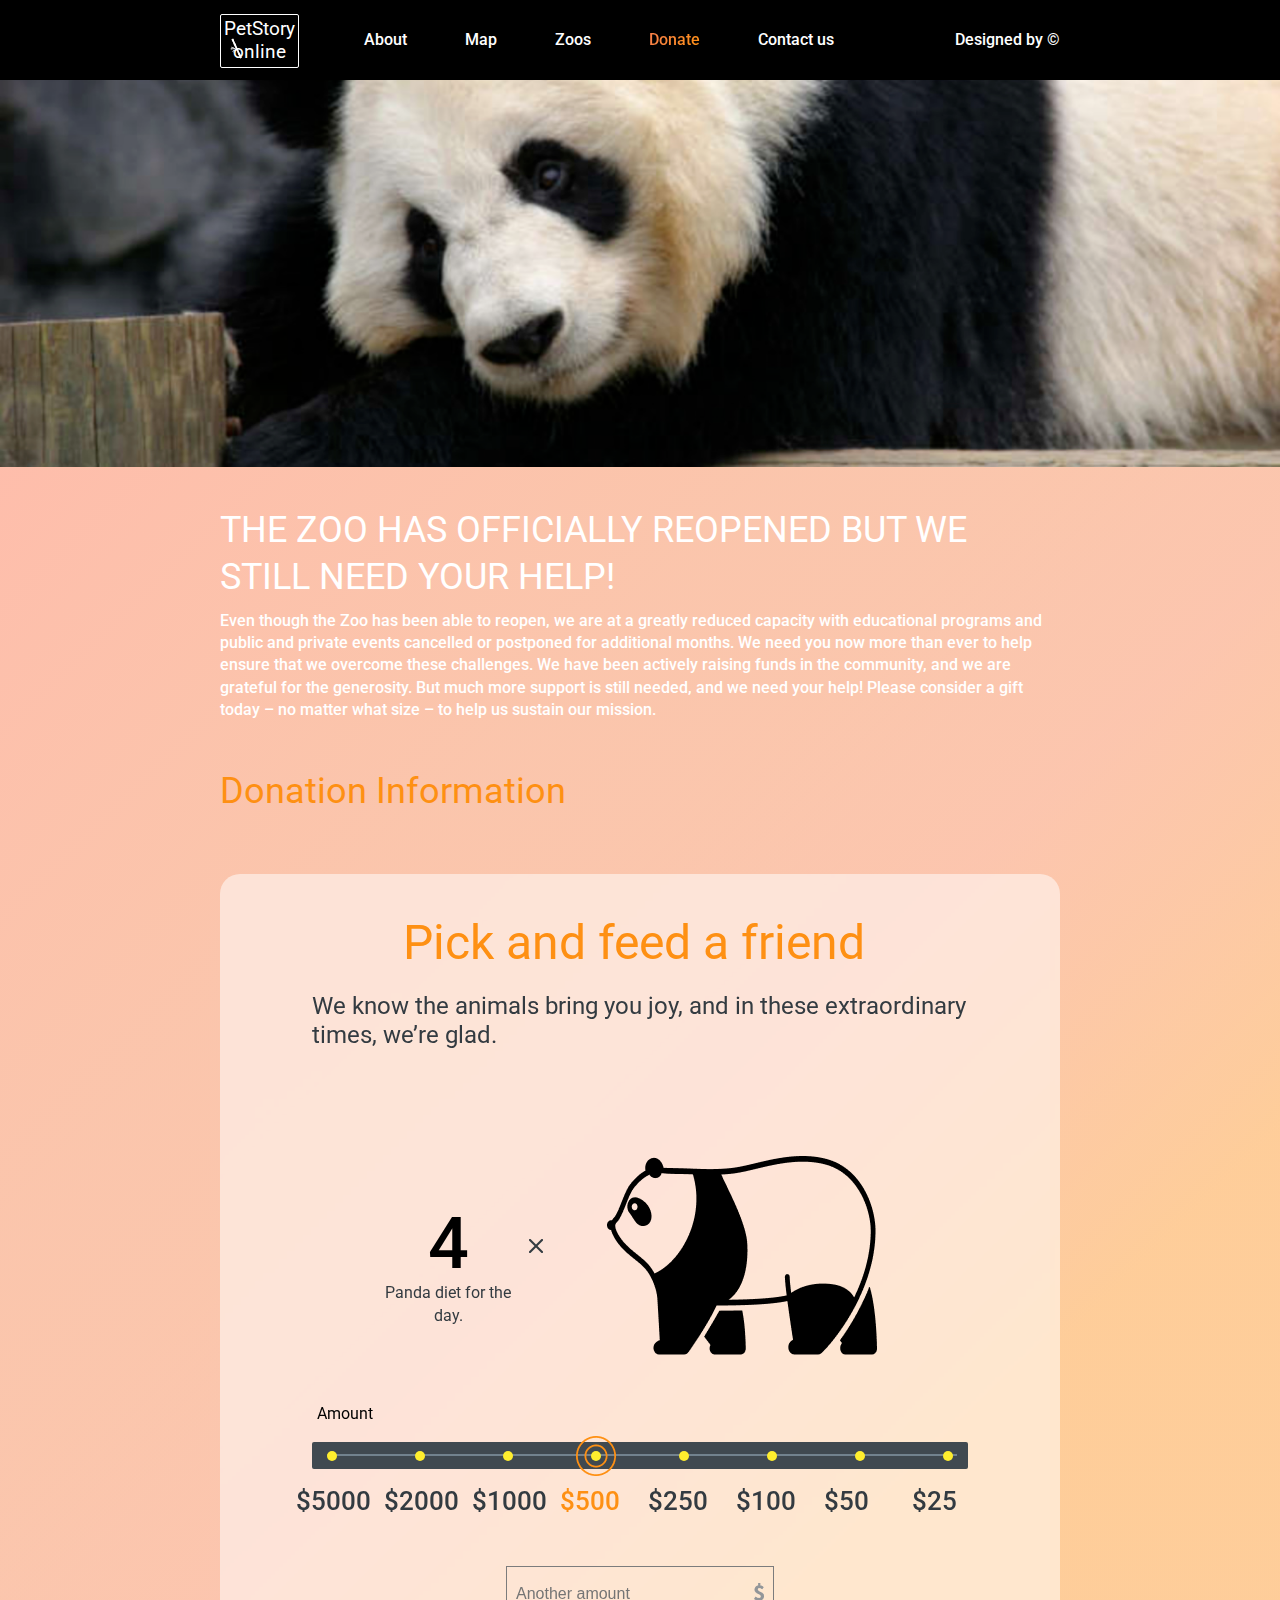
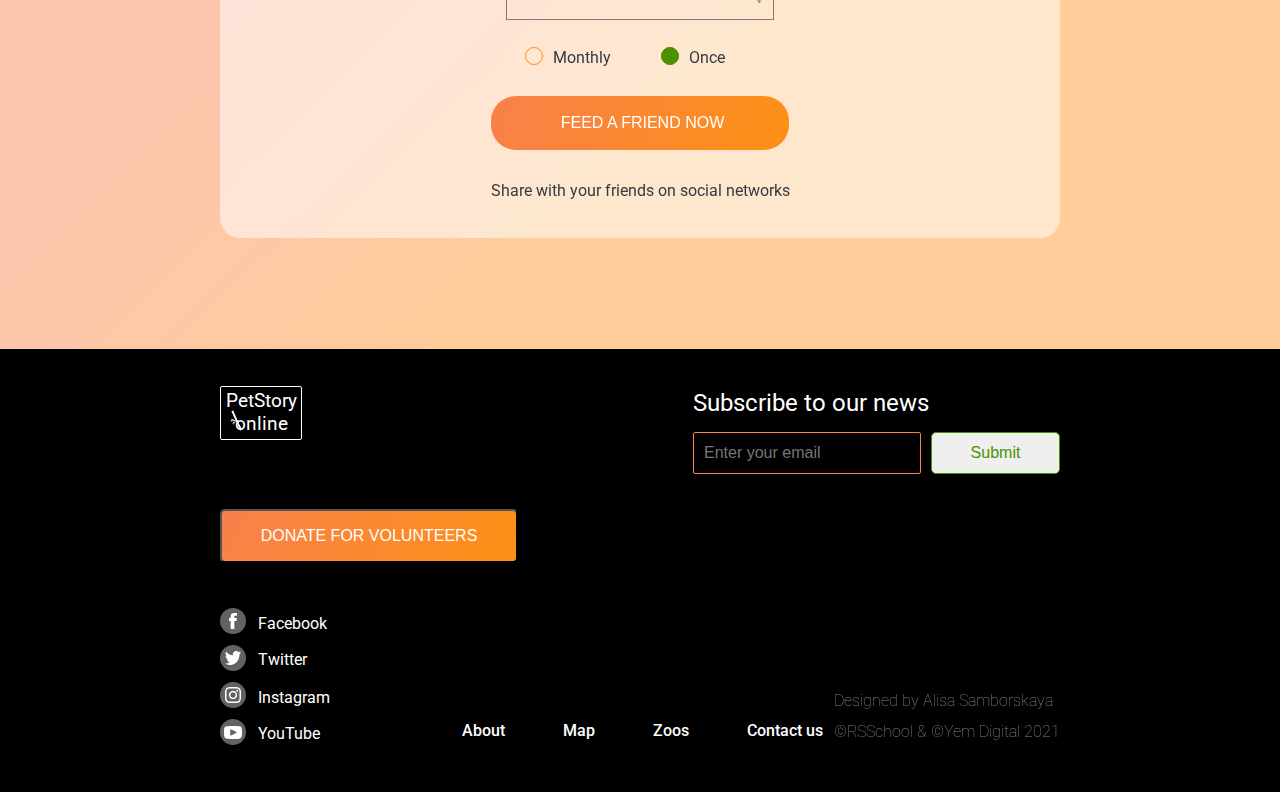
<file: online-zoo/pages/donate/index.html>
<!DOCTYPE html>
<html lang="en">
<head>
    <meta charset="UTF-8">
    <meta http-equiv="X-UA-Compatible" content="IE=edge">
    <meta name="viewport" content="width=device-width, initial-scale=1.0">
    <link rel="shortcut icon" href="../../imgs/crow.png" type="image/x-icon">
    <link rel="stylesheet" href="https://necolas.github.io/normalize.css/latest/normalize.css">
    <link rel="preconnect" href="https://fonts.googleapis.com">
    <link rel="preconnect" href="https://fonts.gstatic.com" crossorigin>
    <link href="https://fonts.googleapis.com/css2?family=Roboto:wght@300;400;500;700&display=swap" rel="stylesheet">
    <link rel="stylesheet" href="style.css">
    <title>Online-zoo-donate</title>
</head>
<body>
    <header>
        <div class="wrapper header-wrapper">
                <a class="logo" href="../main/index.html">
                    <h1 class="logo-text">PetStory online</h1>
                    <img class="logo-image" src="../../imgs/bamboo.svg" alt="">
                </a>
            <nav class="header-navigation">
                <ul class="navigation-list">
                    <li class="navigation-item">
                        <a href="../main/index.html" class="header-link ">About</a>
                    </li>
                    <li class="navigation-item">
                        <a href="#" class="header-link">Map</a>
                    </li>
                    <li class="navigation-item">
                        <a href="#" class="header-link">Zoos</a>
                    </li>
                    <li class="navigation-item link-active">
                        <a href="./index.html" class="header-link">Donate</a>
                    </li>
                    <li class="navigation-item">
                        <a href="#" class="header-link">Contact us</a>
                    </li>
                </ul>
                <div class="navigation-item-last">
                    <a target=blank href="https://www.figma.com/file/ypzT9idgAILaSRVRmDAJxn/online-zoo-3-weeks?node-id=126%3A0" class="header-link">Designed by ©</a>
                </div>
            </nav>
        </div>
    </header>
    <main>
        <section class="panda-pic"> </section>
        <section class="main-donate">
            <div class="main-donate-wrapper">
                <h3 class="main-title">THE ZOO HAS OFFICIALLY REOPENED BUT WE STILL NEED YOUR HELP!</h3>
                <p class="main-text">Even though the Zoo has been able to reopen, we are at a greatly reduced capacity with educational programs and public and private events cancelled or postponed for additional months. We need you now more than ever to help ensure that we overcome these challenges. We have been actively raising funds in the community, and we are grateful for the generosity.  But much more support is still needed, and we need your help! Please consider a gift today – no matter what size – to help us sustain our mission.</p>
                <h3 class="donation-info">Donation Information</h3>
                <div class="main-donate-inner">
                    <div class="inner-wrapper">
                        <h2 class="inner-title">Pick and feed a friend</h2>
                        <p class="inner-text">We know the animals bring you joy, and in these extraordinary times, we’re glad.</p>
                        <div class="panda-diet">
                            <div class="first-multiplier">
                                <p class="diet-amount">4</p>
                                <p class="diet-desc">Panda diet for the day.</p>
                            </div>
                            <img class="multiplier" src="../../imgs/x_icon.png" alt="multiplier sign">
                            <img class="donate-panda" src="../../imgs/panda_widget1.png" alt="panda">
                        </div>
                        <form class="donate-form">
                            <div class="donate-bar">
                                <p class="amount">Amount</p>
                                <div class="donate-select-bar">
                                    <div class="amount-selector-wrapper">
                                        <div class="amount-selector">
                                        <input class="selector-radio" type="radio" id="$5000" name="donate-amount" value="5000">
                                        <label class="selector-label" for="$5000">$5000</label>
                                    </div>
                                <div class="amount-selector">
                                    <input class="selector-radio" type="radio" id="$2000" name="donate-amount" value="2000">
                                    <label class="selector-label" for="$2000">$2000</label>
                                </div>
                                <div class="amount-selector">
                                    <input class="selector-radio" type="radio" id="$1000" name="donate-amount" value="1000">
                                    <label class="selector-label" for="$1000">$1000</label>
                                </div>
                                <div class="amount-selector">
                                    <input class="selector-radio" type="radio" id="$500" name="donate-amount" value="500" checked="checked">
                                    <label class="selector-label" for="$500">$500</label>
                                </div>
                                <div class="amount-selector">
                                    <input class="selector-radio" type="radio" id="$250" name="donate-amount" value="250">
                                    <label class="selector-label" for="$250">$250</label>
                                </div>
                                <div class="amount-selector">
                                    <input class="selector-radio" type="radio" id="$100" name="donate-amount" value="100">
                                    <label class="selector-label" for="$100">$100</label>
                                </div>
                                <div class="amount-selector">
                                    <input class="selector-radio" type="radio" id="$50" name="donate-amount" value="50">
                                    <label class="selector-label" for="$50">$50</label>
                                </div>
                                <div class="amount-selector">
                                    <input class="selector-radio" type="radio" id="$25" name="donate-amount" value="25">
                                    <label class="selector-label" for="$25">$25</label>
                                </div>
                            </div>
                                    </div>
                                    
                        </div>
                        <div class="amount-input">
                            <input class="amount-dollar" type="number" maxlength="4" placeholder="Another amount">
                        </div>
                        <div class="donate-frequency">
                            <div class="frequency-option">
                                <input class="frequency-input" type="radio" id="monthly" name="frequency">
                                <label class="frequency-label" for="monthly">Monthly</label>
                            </div>
                            <div class="frequency-option">
                                <input class="frequency-input" type="radio" id="once" name="frequency" checked="checked">
                                <label class="frequency-label" for="once">Once</label>
                            </div>
                        </div>
                        <div class="feed-btn">
                         <button class="feed-a-friend"><a class="feed-btn-link" href="./index.html">Feed a friend now</a></button>
                        </div>
                        </form>
                        <p class="share">Share with your friends on social networks</p>
                    </div>
                </div>
            </div>
        </section>
    </main>
    <footer>
        <div class="wrapper">
            <div class="footer-top">
                <div class="footer-logo">
                 <a class="logo" href="#">
                 <p class="logo-text">PetStory online</p>
                 <img class="logo-image" src="../../imgs/bamboo.svg" alt="">
             </a>
                </div>
                <form class="subscribe">
                    <p class="subscribe-subtitle">Subscribe to our news</p>
                    <input class="subscribe-input" type="email" placeholder="Enter your email" required>
                    <button class="subscribe-button" type="submit">Submit</button>
                </form>
            </div>
            <div class="donate-button">
                    <button class="footer-donate-button"><a class="donate-link" href="../donate/index.html">donate for volunteers</a></button>
             </div>
                <div class="footer-bottom">
                    <div class=social-media>
                    <ul class="sm-list">
                     <li class="sm-item">
                         <a class="sm-link" href="https://facebook.com/">
                             <span class="sm-icon">
                                 <span class="icon icon-facebook"></span>
                             </span>
                             <span>Facebook</span>
                         </a>
                     </li>
                     <li class="sm-item">
                         <a class="sm-link" href="https://twitter.com/">
                             <span class="sm-icon">
                                 <span class="icon icon-twitter"></span>
                             </span>
                             <span>Twitter</span>
                         </a>
                     </li>
                     <li class="sm-item">
                         <a class="sm-link" href="https://www.instagram.com/">
                             <span class="sm-icon">
                                 <span class="icon icon-instagram"></span>
                             </span>
                             <span>Instagram</span>
                         </a>
                     </li>
                     <li class="sm-item">
                         <a class="sm-link" href="https://www.youtube.com/">
                             <span class="sm-icon">
                                 <span class="icon icon-youtube"></span>
                             </span>
                             <span>YouTube</span>
                         </a>
                     </li>
                 </ul>
                </div>
                <div class="footer-nav">
                    <nav class="header-navigation">
                 <ul class="navigation-list">
                     <li class="navigation-item">
                         <a href="../main/index.html" class="header-link">About</a>
                     </li>
                     <li class="navigation-item">
                         <a href="#" class="header-link">Map</a>
                     </li>
                     <li class="navigation-item">
                         <a href="#" class="header-link">Zoos</a>
                     </li>
                     <li class="navigation-item">
                         <a href="#" class="header-link">Contact us</a>
                     </li>
                 </ul>
             </nav>
                </div>
                <div class="designed-by">
                    <p>Designed by Alisa Samborskaya</p>
                    <p>©RSSchool & ©Yem Digital 2021</p>
                </div>
        </div>
    </footer>
</body>
</html>
</file>
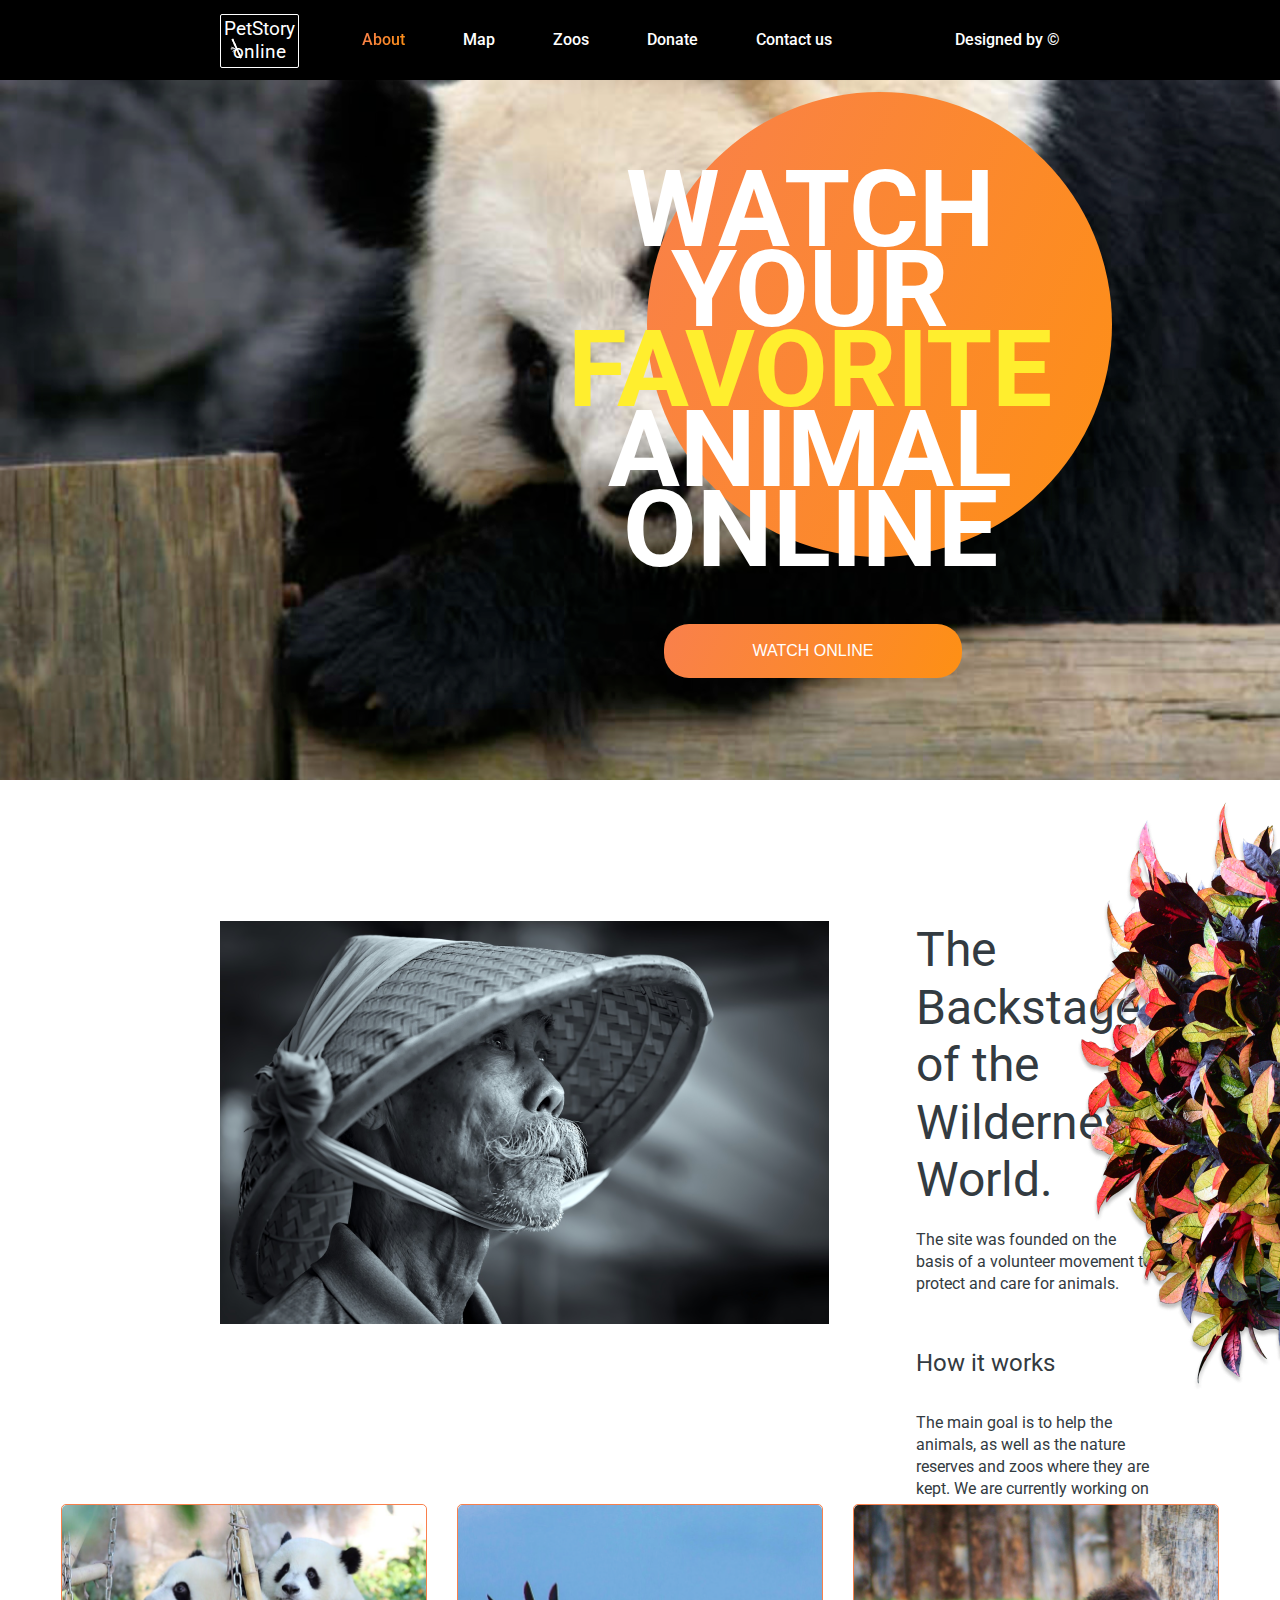
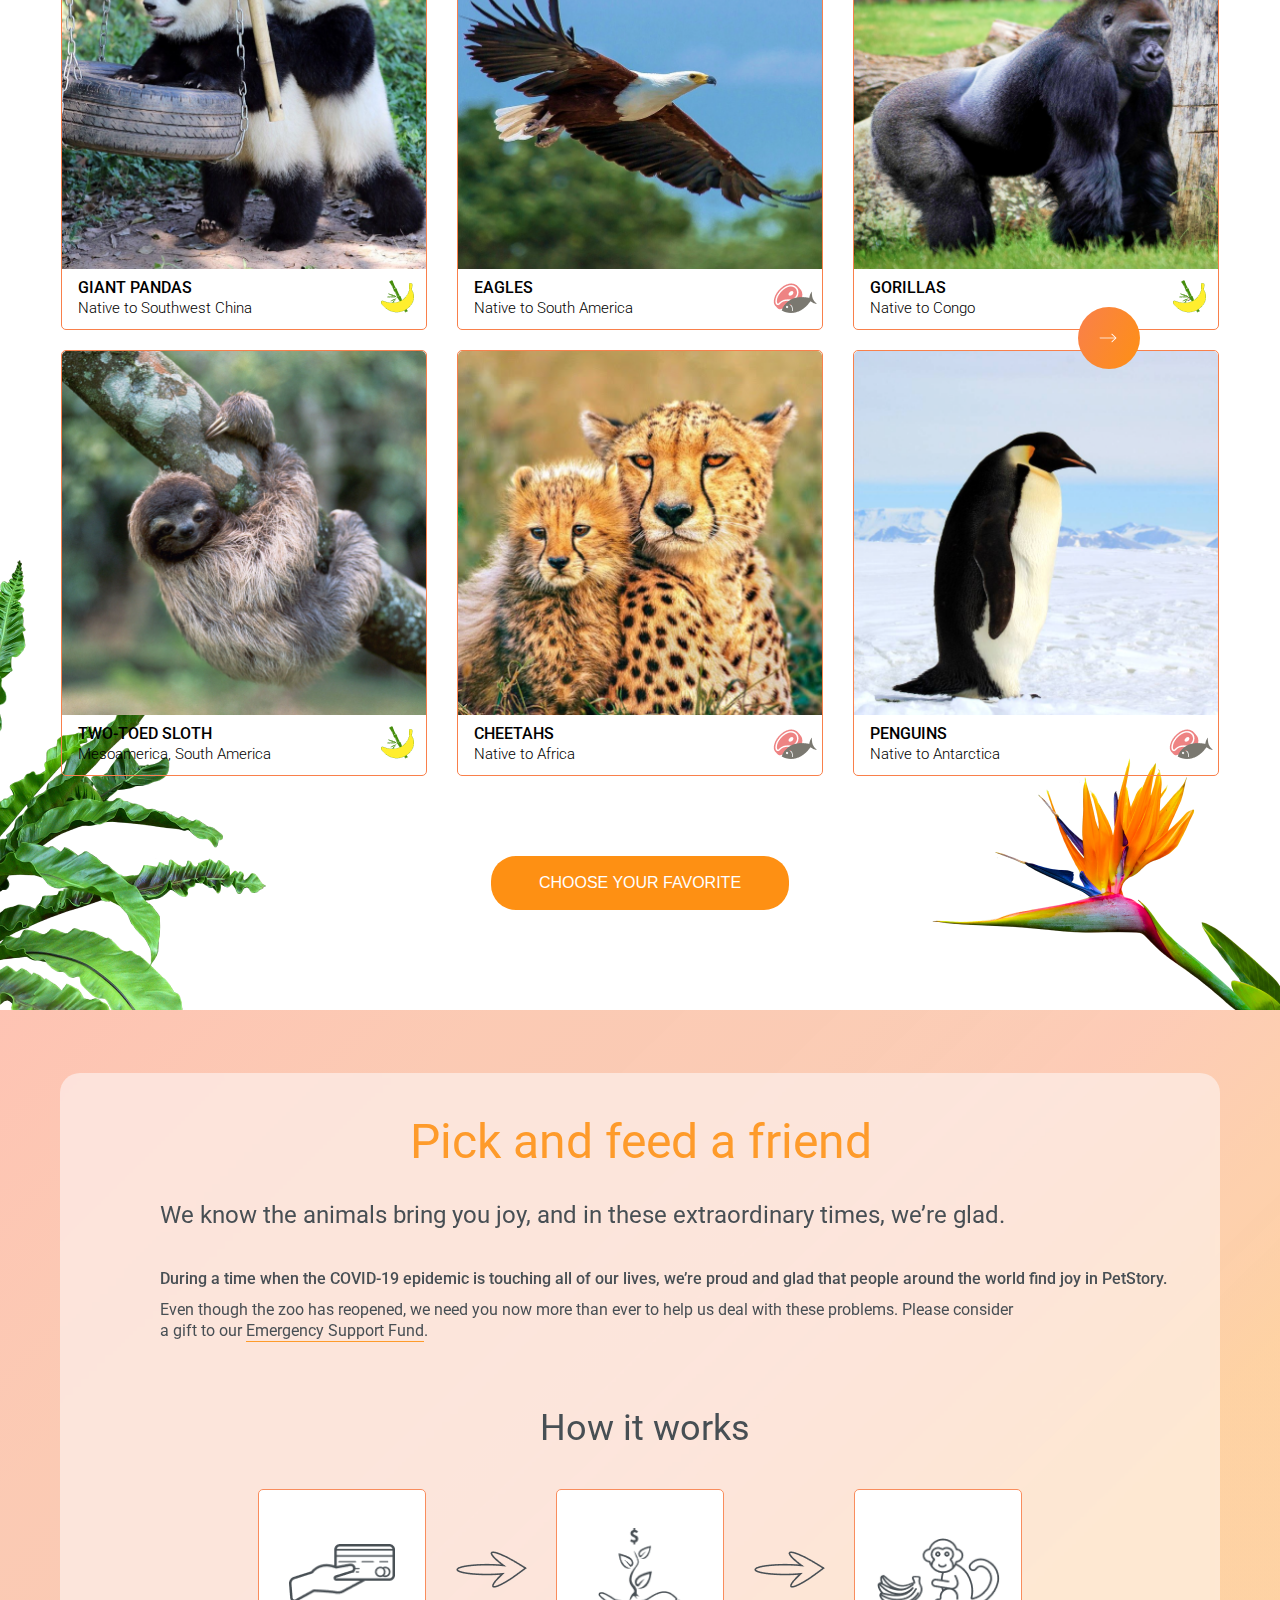
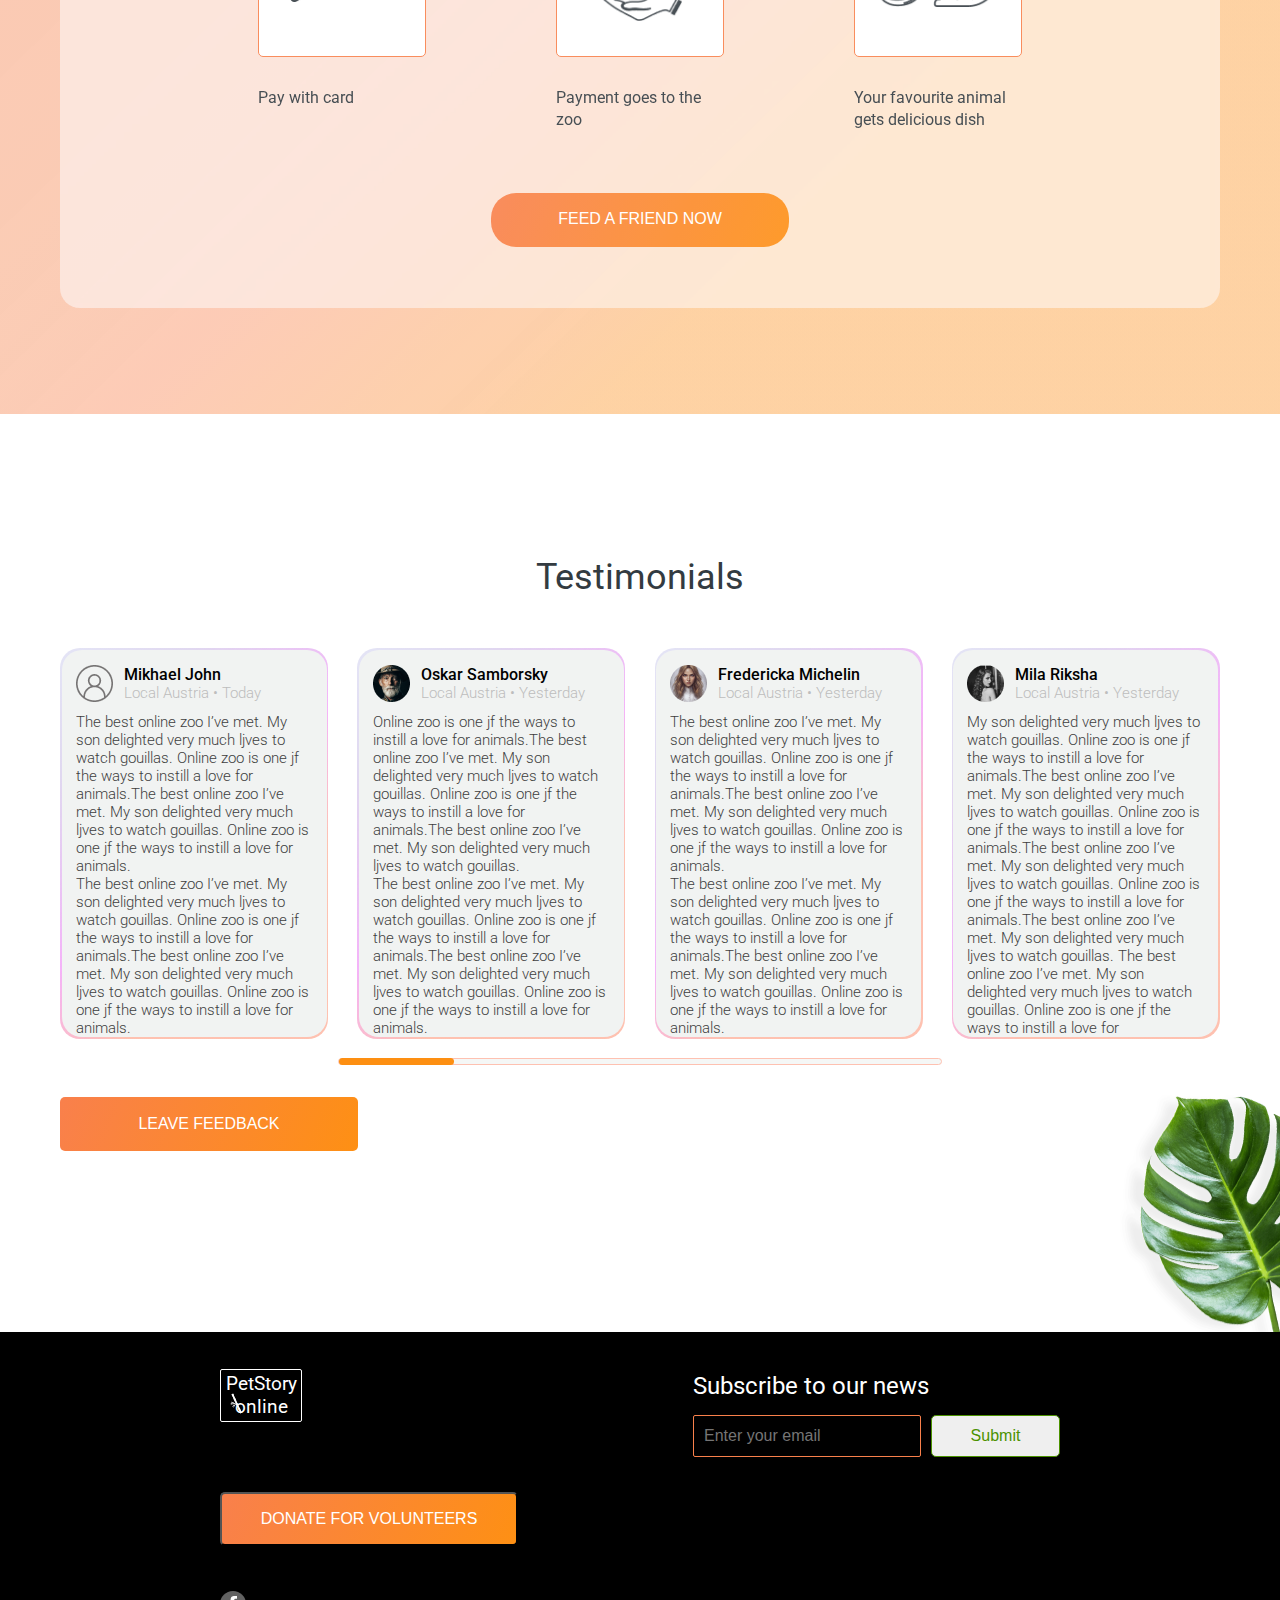
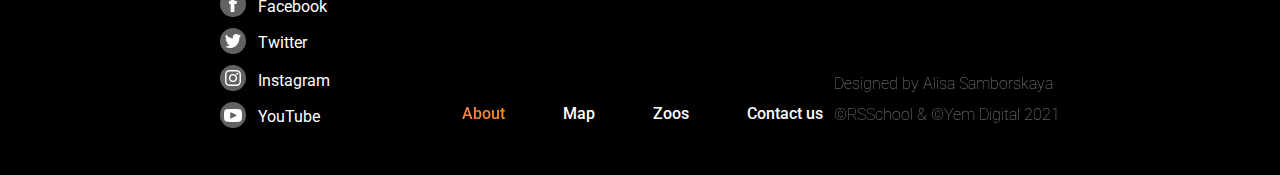
<file: online-zoo/pages/main/index.html>
<!DOCTYPE html>
<html lang="en">
<head>
    <meta charset="UTF-8">
    <meta http-equiv="X-UA-Compatible" content="IE=edge">
    <meta name="viewport" content="width=device-width, initial-scale=1.0">
    <link rel="shortcut icon" href="../../imgs/crow.png" type="image/x-icon">
    <link rel="stylesheet" href="https://necolas.github.io/normalize.css/latest/normalize.css">
    <link rel="preconnect" href="https://fonts.googleapis.com">
    <link rel="preconnect" href="https://fonts.gstatic.com" crossorigin>
    <link href="https://fonts.googleapis.com/css2?family=Roboto:wght@300;400;500;700&display=swap" rel="stylesheet">
    <link rel="stylesheet" href="style.css">
    <title>Online-zoo</title>
</head>
<body>
    <header>
        <div class="wrapper header-wrapper">
                <a class="logo" href="./main/index.html">
                    <h1 class="logo-text">PetStory online</h1>
                    <img class="logo-image" src="../../imgs/bamboo.svg" alt="">
                </a>
            <nav class="header-navigation">
                <ul class="navigation-list">
                    <li class="navigation-item">
                        <a href="#" class="header-link link-active">About</a>
                    </li>
                    <li class="navigation-item">
                        <a href="#" class="header-link">Map</a>
                    </li>
                    <li class="navigation-item">
                        <a href="#" class="header-link">Zoos</a>
                    </li>
                    <li class="navigation-item">
                        <a href="../donate/index.html" class="header-link">Donate</a>
                    </li>
                    <li class="navigation-item">
                        <a href="#" class="header-link">Contact us</a>
                    </li>
                </ul>
                <div class="navigation-item-last">
                    <a target=blank href="https://www.figma.com/file/ypzT9idgAILaSRVRmDAJxn/online-zoo-3-weeks?node-id=126%3A0" class="header-link">Designed by ©</a>
                </div>
            </nav>
        </div>
    </header>
   <main>
       <section class="giant-panda">
           <div class="wrapper giant-panda-wrapper">
               <div class="watch-online">
                   <p class="watch-text">watch your <span class="yellowed">favorite</span> animal online</p>
               </div>
               <div class="ellipse"></div>
               <button class="button-watch">watch online</button>
           </div>
       </section>
       <section class="backstage wrapper">
           <img class="img-bamboo-cap" src="../../imgs/bamboo-cap.png" alt="">
            <div class="backstage-text">
                <h2>The Backstage of the Wilderness World.</h2>
                <p>The site was founded on the basis of a volunteer movement to protect and care for animals.</p>
                <p class="subtitle">How it works </p>
                <p>The main goal is to help the animals, as well as the nature reserves and zoos where they are kept. We are currently working on video projects targeting pandas in China, eagles on an island near Los Angeles, alligators in Florida and gorillas in the Congo. These have a total of more than 1,500 mammals and reptiles.</p>
            </div>
            <div class="flower">
                <img src="../../imgs/flower_foto1.png" alt="">
            </div>
       </section>
       <section class="pets-pick">
           <div class="pets-pick-wrapper">
               <div class="pet-card">
                   <img class="pet-img" src="../../imgs/pandas.png" alt="Giant pandas">
                   <div class="pet-description">
                       <div class="pet-description-text">
                           <p class="pet-name">Giant pandas</p>
                           <p class="pet-origin">Native to Southwest China</p>
                       </div>
                       <div class="pet-feed">
                           <img class="pet-feed-icon" src="../../imgs/banana-bamboo_icon.png" alt="bamboo&banana">
                       </div>
                       </div>
                </div>
                <div class="pet-card">
                    <img class="pet-img" src="../../imgs/eagles.png" alt="Eagles">
                    <div class="pet-description">
                        <div class="pet-description-text">
                            <p class="pet-name">Eagles</p>
                            <p class="pet-origin">Native to South America</p>
                        </div>
                        <div class="pet-feed">
                            <img class="pet-feed-icon" src="../../imgs/meet-fish_icon.png" alt="meat&fish">
                        </div>
                    </div>
                    </div>
                    <div class="pet-card">
                        <img class="pet-img" src="../../imgs/gorillas.png" alt="Giant pandas">
                        <div class="pet-description">
                            <div class="pet-description-text">
                                <p class="pet-name">Gorillas</p>
                                <p class="pet-origin">Native to Congo</p>
                            </div>
                            <div class="pet-feed">
                                <img class="pet-feed-icon" src="../../imgs/banana-bamboo_icon.png" alt="bamboo&banana">>
                            </div>
                        </div>
                        </div>
                        <div class="pet-card">
                            <img class="pet-img" src="../../imgs/sloth.png" alt="Giant pandas">
                            <div class="pet-description">
                                <div class="pet-description-text">
                                    <p class="pet-name">two-toed sloth</p>
                                    <p class="pet-origin">Mesoamerica, South America</p>
                                </div>
                                <div class="pet-feed">
                                    <img class="pet-feed-icon" src="../../imgs/banana-bamboo_icon.png" alt="bamboo&banana">
                                </div>
                            </div>
                            </div>
                            <div class="pet-card">
                                <img class="pet-img" src="../../imgs/cheetahs.png" alt="Giant pandas">
                                <div class="pet-description">
                                    <div class="pet-description-text">
                                        <p class="pet-name">cheetahs</p>
                                        <p class="pet-origin">Native to Africa</p>
                                    </div>
                                    <div class="pet-feed">
                                        <img class="pet-feed-icon" src="../../imgs/meet-fish_icon.png" alt="meat&fish">
                                    </div>
                                </div>
                                </div>
                                <div class="pet-card">
                                    <img class="pet-img" src="../../imgs/penguins.png" alt="Giant pandas">
                                    <div class="pet-description">
                                        <div class="pet-description-text">
                                            <p class="pet-name">Penguins</p>
                                            <p class="pet-origin">Native to Antarctica</p>
                                        </div>
                                        <div class="pet-feed">
                                            <img class="pet-feed-icon" src="../../imgs/meet-fish_icon.png" alt="meat&fish">
                                        </div>
                                    </div>
                                </div>
                                <div class="arrow-left"></div>
                                <div class="arrow-right"></div>
                                <button class="choose">Choose your favorite</button>
               </div>
           </div>
       </section>
       <section class="pick-and-feed">
           <div class="pick-inner">
               <div class="pick-intro">
                   <h2 class="pick-title">Pick and feed a friend</h2>
                   <p class="pick-subtitle">We know the animals bring you joy, and in these extraordinary times, we’re glad.</p>
                   <p class="pick-bolted">During a time when the COVID-19 epidemic is touching all of our lives, we’re proud and glad that people around the world find joy in PetStory.</p>
                   <p class="pick-text">Even though the zoo has reopened, we need you now more than ever to help us deal with these problems. Please consider a gift to our <a class="pick-link"  href="../donate/index.html"></a>Emergency Support Fund</a>.</p>
                    <h3 class="pick-descr">How it works</h3>
                </div>
                <div class="feed-flow">
                    <div class="step">
                        <img src="../../imgs/pay.png" alt="Pay with card icon" class="step-img1">
                        <p class="step-text">Pay with card</p>
                        <img src="../../imgs/Vector.png" alt="arrow" class="step-arrow">
                    </div>
                    <div class="step">
                        <img src="../../imgs/zoo.png" alt="$ tree" class="step-img2">
                        <p class="step-text">Payment goes to the zoo</p>
                        <img src="../../imgs/Vector.png" alt="$ tree" class="step-arrow">
                    </div>
                    <div class="step">
                        <img src="../../imgs/monkey.png" alt="monkey with bananas" class="step-img3">
                        <p class="step-text">Your favourite animal gets delicious dish</p>
                    </div>
                </div>
                <a href="../donate/index.html">
                    <button class="feed-btn">feed a friend now</button>
                </a>
           </div>
       </section>
       <section class="testimonials-wrapper">
           <div class="testimonials-block">
               <h2 class="testimonials-title">Testimonials</h2>
               <div class="testimonials-cards">
                   <div class="testimonials-card-wrapper">
                       <div class="testimonials-card">
                           <div class="card-header">
                               <div class="user-icon"></div>
                               <div class="user-info">
                                   <p class="user-name">Mikhael John</p>
                                    <p class="user-details">Local Austria • Today</p>
                               </div>
                            </div>
                                   <p class="card-text">The best online zoo I’ve met. My son delighted very much ljves to watch gouillas. Online zoo is one jf the ways to instill a love for animals.The best online zoo I’ve met. My son delighted very much ljves to watch gouillas. Online zoo is one jf the ways to instill a love for animals. <br>
                                    The best online zoo I’ve met. My son delighted very much ljves to watch gouillas. Online zoo is one jf the ways to instill a love for animals.The best online zoo I’ve met. My son delighted very much ljves to watch gouillas. Online zoo is one jf the ways to instill a love for animals.
                                    </p>
                       </div>
                   </div>
                   <div class="testimonials-card-wrapper">
                    <div class="testimonials-card">
                        <div class="card-header">
                            <div class="user-icon2"></div>
                            <div class="user-info">
                                <p class="user-name">Oskar Samborsky</p>
                                 <p class="user-details">Local Austria • Yesterday</p>
                            </div>
                         </div>
                                <p class="card-text">Online zoo is one jf the ways to instill a love for animals.The best online zoo I’ve met. My son delighted very much ljves to watch gouillas. Online zoo is one jf the ways to instill a love for animals.The best online zoo I’ve met. My son delighted very much ljves to watch gouillas.<br>
                                    The best online zoo I’ve met. My son delighted very much ljves to watch gouillas. Online zoo is one jf the ways to instill a love for animals.The best online zoo I’ve met. My son delighted very much ljves to watch gouillas. Online zoo is one jf the ways to instill a love for animals.<br>
                                    The best online zoo I’ve met. My son delighted very much ljves to watch gouillas. Online zoo is one jf the ways to instill a love for animals.The best online zoo I’ve met. My son delighted very much ljves to watch gouillas. Online zoo is one jf the ways to instill a love for animals.<br>
                                 </p>
                    </div>
                </div>
                <div class="testimonials-card-wrapper">
                    <div class="testimonials-card">
                        <div class="card-header">
                            <div class="user-icon3"></div>
                            <div class="user-info">
                                <p class="user-name">Fredericka Michelin</p>
                                 <p class="user-details">Local Austria • Yesterday</p>
                            </div>
                         </div>
                                <p class="card-text">The best online zoo I’ve met. My son delighted very much ljves to watch gouillas. Online zoo is one jf the ways to instill a love for animals.The best online zoo I’ve met. My son delighted very much ljves to watch gouillas. Online zoo is one jf the ways to instill a love for animals. <br>
                                 The best online zoo I’ve met. My son delighted very much ljves to watch gouillas. Online zoo is one jf the ways to instill a love for animals.The best online zoo I’ve met. My son delighted very much ljves to watch gouillas. Online zoo is one jf the ways to instill a love for animals.
                                 </p>
                    </div>
                </div>
                <div class="testimonials-card-wrapper">
                    <div class="testimonials-card">
                        <div class="card-header">
                            <div class="user-icon4"></div>
                            <div class="user-info">
                                <p class="user-name">Mila Riksha</p>
                                 <p class="user-details">Local Austria • Yesterday</p>
                            </div>
                         </div>
                                <p class="card-text">My son delighted very much ljves to watch gouillas. Online zoo is one jf the ways to instill a love for animals.The best online zoo I’ve met. My son delighted very much ljves to watch gouillas. Online zoo is one jf the ways to instill a love for animals.The best online zoo I’ve met. My son delighted very much ljves to watch gouillas. Online zoo is one jf the ways to instill a love for animals.The best online zoo I’ve met. My son delighted very much ljves to watch gouillas.
                                    The best online zoo I’ve met. My son delighted very much ljves to watch gouillas. Online zoo is one jf the ways to instill a love for animals.The best online zoo I’ve met. My son delighted very much ljves to watch gouillas. Online zoo is one jf the ways to instill a love for animals.
                                 </p>
                    </div>
                </div>
               </div>
               <div class="testimonials-slider">
                   <input class="slider" min="1" max="4" type="range" value="1">
               </div>
               <button class="feedback-btn">Leave feedback</button>
           </div>
       </section>
       </main>
       <footer>
           <div class="wrapper">
               <div class="footer-top">
                   <div class="footer-logo">
                    <a class="logo" href="#">
                    <p class="logo-text">PetStory online</p>
                    <img class="logo-image" src="../../imgs/bamboo.svg" alt="">
                </a>
                   </div>
                   <form class="subscribe">
                       <p class="subscribe-subtitle">Subscribe to our news</p>
                       <input class="subscribe-input" type="email" placeholder="Enter your email" required>
                       <button class="subscribe-button" type="submit">Submit</button>
                   </form>
               </div>
               <div class="donate-button">
                       <button class="footer-donate-button"><a class="donate-link" href="../donate/index.html">donate for volunteers</a></button>
                </div>
                   <div class="footer-bottom">
                       <div class=social-media>
                       <ul class="sm-list">
                        <li class="sm-item">
                            <a class="sm-link" href="https://facebook.com/">
                                <span class="sm-icon">
                                    <span class="icon icon-facebook"></span>
                                </span>
                                <span>Facebook</span>
                            </a>
                        </li>
                        <li class="sm-item">
                            <a class="sm-link" href="https://twitter.com/">
                                <span class="sm-icon">
                                    <span class="icon icon-twitter"></span>
                                </span>
                                <span>Twitter</span>
                            </a>
                        </li>
                        <li class="sm-item">
                            <a class="sm-link" href="https://www.instagram.com/">
                                <span class="sm-icon">
                                    <span class="icon icon-instagram"></span>
                                </span>
                                <span>Instagram</span>
                            </a>
                        </li>
                        <li class="sm-item">
                            <a class="sm-link" href="https://www.youtube.com/">
                                <span class="sm-icon">
                                    <span class="icon icon-youtube"></span>
                                </span>
                                <span>YouTube</span>
                            </a>
                        </li>
                    </ul>
                   </div>
                   <div class="footer-nav">
                       <nav class="header-navigation">
                    <ul class="navigation-list">
                        <li class="navigation-item">
                            <a href="#" class="header-link link-active">About</a>
                        </li>
                        <li class="navigation-item">
                            <a href="#" class="header-link">Map</a>
                        </li>
                        <li class="navigation-item">
                            <a href="#" class="header-link">Zoos</a>
                        </li>
                        <li class="navigation-item">
                            <a href="#" class="header-link">Contact us</a>
                        </li>
                    </ul>
                </nav>
                   </div>
                   <div class="designed-by">
                       <p>Designed by Alisa Samborskaya</p>
                       <p>©RSSchool & ©Yem Digital 2021</p>
                   </div>
           </div>
       </footer>
</body>
</html>
</file>
<file: online-zoo/pages/donate/style.css>
* {
  box-sizing: border-box;
  margin: 0;
  padding: 0;
}
html {
  font-size: 10px;
  scroll-behavior: smooth;
}
body {
  font-family: 'Roboto', sans-serif;
  font-size: normal;
  max-width: 1600px;
  display: block;
  color: #333b41;
}
header {
  color: white;
  background: black;
  width: 100%;
  height: 80px;
  z-index: 4;
}
.wrapper {
  padding: 0 220px;
}
.header-wrapper {
  display: flex;
  align-items: center;
  justify-content: space-between;
  margin: 0 auto;
  height: 80px;
}
.logo {
  text-decoration: none;
  color: white;
  position: relative;
  width: 82px;
  height: 52px;
  margin-right: 65px;
}
h1 {
  padding: 0;
  margin: 0;
}
.logo-text {
  text-align: center;
  font-size: 19px;
  font-weight: 400;
  color: white;
  line-height: 1.2;
  padding: 3px;
  border: 1.3px solid white;
  border-radius: 2px;
}
.logo-image {
  position: absolute;
  left: 10px;
  top: 24px;
}
.header-navigation {
  display: flex;
  width: 100%;
  justify-content: center;
}
.navigation-list {
  display: flex;
  column-gap: 58px;
  list-style-type: none;
  justify-items: center;
}
.header-link {
  color: white;
  font-weight: 500;
  font-size: 16px;
  line-height: 1.4;
  text-decoration: none;
}
.header-link:hover {
  color: #f9804b;
}
.header-link:last-child {
  margin-right: 0;
}
.navigation-item {
  justify-content: center;
}
.navigation-item-last {
  display: flex;
  justify-content: end;
  flex-grow: 1;
}
.link-active {
  background: linear-gradient(113.96deg, #f9804b 1.49%, #fe9013 101.44%);
  -webkit-background-clip: text;
  -webkit-text-fill-color: transparent;
  background-clip: text;
  cursor: default;
}
.panda-pic {
  height: 387px;
  background-image: url(../../imgs/GiantPanda.png);
  background-repeat: no-repeat;
  background-size: cover;
  background-position-y: 38%;
}
.main-donate {
  height: 1482px;
  background: linear-gradient(
      315.75deg,
      rgba(254, 210, 144, 0.7) 30.06%,
      #febdab 100.95%,
      rgba(254, 210, 144, 0.7) 106.36%
    ),
    linear-gradient(
      315.75deg,
      rgba(254, 189, 171, 0.74) 30.06%,
      rgba(243, 169, 248, 0.66) 50.74%,
      #e0d8f0 80.49%,
      #eaf7fe 127.9%,
      #eaf7fe 149.54%
    ),
    linear-gradient(
      315.75deg,
      rgba(254, 189, 171, 0.74) 30.06%,
      rgba(243, 169, 248, 0.66) 50.74%,
      #e0d8f0 80.49%,
      #eaf7fe 127.9%,
      #eaf7fe 149.54%
    );
}
.main-donate-wrapper {
  padding: 40px 220px 180px;
}
.main-title {
  font-weight: 400;
  font-size: 36px;
  line-height: 130%;
  color: #ffffff;
  margin-bottom: 9px;
}
.main-text {
  font-weight: 500;
  font-size: 16px;
  line-height: 140%;
  color: #ffffff;
  margin-bottom: 46px;
}
.donation-info {
  font-weight: 400;
  font-size: 36px;
  line-height: 130%;
  color: #fe9013;
  margin-bottom: 60px;
}
.main-donate-inner {
  height: 964px;
  background: rgba(255, 255, 255, 0.52);
  backdrop-filter: blur(2px);
  border-radius: 20px;
}
.inner-wrapper {
  padding: 40px 92px 62px;
}
.inner-title {
  font-weight: 400;
  font-size: 48px;
  line-height: 120%;
  text-align: center;
  color: #fe9013;
  margin: 0 13px 20px 0;
}
.inner-text {
  font-weight: 400;
  font-size: 24px;
  line-height: 120%;
  color: #333b41;
  margin-bottom: 59px;
}
.panda-diet {
  display: flex;
  padding: 0 77px 0 66px;
  justify-content: center;
  margin-bottom: 48px;
}
.first-multiplier {
  height: 246px;
  width: 159px;
  justify-content: center;
}
.diet-amount {
  font-weight: 500;
  font-size: 72px;
  line-height: 80%;
  text-align: center;
  text-transform: uppercase;
  color: #000000;
  padding: 10px;
  margin-top: 96px;
}
.diet-desc {
  font-weight: 400;
  font-size: 16px;
  line-height: 140%;
  text-align: center;
  color: #333b41;
}
.multiplier {
  padding: 130px 64px 102px 11px;
}
.amount {
  font-weight: 400;
  font-size: 16px;
  line-height: 140%;
  color: #000000;
  margin: 0 0 17px 5px;
}
.donate-select-bar {
  width: 100%;
  height: 27px;
  background: #404950;
  border-radius: 2px;
  display: flex;
  align-items: center;
  justify-content: center;
}
.amount-selector-wrapper {
  position: relative;
  display: flex;
  justify-content: space-between;
  width: 947px;
  height: 100%;
}
.amount-selector-wrapper::before {
  width: 96%;
  content: '';
  height: 2px;
  background: #72828e;
  margin: 12px 0;
  position: absolute;
  left: 15px;
}
.amount-selector {
  width: 40px;
  height: 27px;
  display: flex;
  justify-content: center;
  align-items: center;
  position: relative;
}
input::-webkit-outer-spin-button,
input::-webkit-inner-spin-button {
  -webkit-appearance: none;
  margin: 0;
}
input[type='radio'] {
  -webkit-appearance: none;
  appearance: none;
  margin: 0;
}
.selector-radio {
  content: '';
  width: 10px;
  height: 10px;
  background-color: #ffee2e;
  border-radius: 50%;
}
.selector-radio:checked::before {
  position: absolute;
  z-index: 95;
  left: 0px;
  top: -6px;
  content: '';
  height: 40px;
  width: 40px;
  background: url(../../imgs/roller_icon.png);
}
.selector-radio:hover::before {
  position: absolute;
  z-index: 95;
  left: 0px;
  top: -6px;
  content: '';
  height: 40px;
  width: 40px;
  background: url(../../imgs/roller_icon.png);
}
.selector-radio:checked + .selector-label {
  color: #fe9013;
}
.selector-label {
  position: absolute;
  top: 41px;
  left: -16px;
  font-weight: 500;
  font-size: 26px;
  line-height: 140%;
  text-transform: uppercase;
  color: #333b41;
  cursor: pointer;
  white-space: nowrap;
}
.amount-input {
  display: flex;
  align-items: center;
  justify-content: center;
  align-items: center;
  margin-top: 70px;
}
.amount-dollar {
  box-sizing: border-box;
  height: 54px;
  width: 268px;
  padding: 1px 0 0 9px;
  border: 1px solid #7c7c7c;
  background: transparent;
  background-image: url(../../imgs/Vectordollar.png);
  background-repeat: no-repeat;
  background-position: 247px center;
  font-weight: 400;
  font-size: 16px;
  line-height: 140%;
  color: #929699;
  margin: 27px;
}
.donate-frequency {
  display: flex;
  justify-content: center;
  gap: 50px;
  margin: 0 30px 27px 0;
}
.frequency-input {
  display: none;
}
.frequency-label {
  display: inline-flex;
  position: relative;
  font-weight: 400;
  font-size: 16px;
  line-height: 140%;
  color: #333b41;
}
.frequency-label::before {
  content: '';
  width: 16px;
  height: 16px;
  border: 1px solid #fe9013;
  border-radius: 50%;
  margin-right: 10px;
}
.frequency-label::after {
  content: '';
  position: absolute;
  top: 0;
  left: 0;
  width: 16px;
  height: 16px;
  background: #4b9200;
  border: 1px solid #4b9200;
  border-radius: 50%;
  transform: scale(0);
}
.frequency-input:checked + .frequency-label::after {
  transform: scale(1);
}
.feed-btn {
  display: flex;
  justify-content: center;
  margin-bottom: 30px;
}
.feed-a-friend {
  width: 298px;
  height: 54px;
  background: linear-gradient(113.96deg, #f9804b 1.49%, #fe9013 101.44%);
  border-radius: 25px;
  border-style: none;
}
.feed-a-friend:hover {
  background: #f56a1a;
}
.feed-btn-link {
  font-weight: 500;
  font-size: 16px;
  line-height: 140%;
  text-align: center;
  text-transform: uppercase;
  color: #ffffff;
  text-decoration: none;
  margin-left: 5px;
}
.share {
  font-weight: 400;
  font-size: 16px;
  line-height: 140%;
  color: #333b41;
  text-align: center;
  margin-bottom: 62px;
}
/*FOOTER*/
/*FOOTER*/
/*FOOTER*/
/*FOOTER*/
footer {
  height: 443px;
  color: white;
  background: black;
}
.footer-top {
  display: flex;
  justify-content: space-between;
  padding: 37px 0 20px;
}
.footer-logo {
  position: relative;
  width: 82px;
  height: 52px;
}
.subscribe-subtitle {
  font-weight: 400;
  font-size: 24px;
  line-height: 120%;
  padding: 3px 0 14px;
  text-align: left;
}
.subscribe-input {
  width: 228px;
  height: 42px;
  background: black;
  color: #bdbdbd;
  border: 1px solid #f9804b;
  border-radius: 2px;
  font-weight: 400;
  font-size: 16px;
  line-height: 22.4px;
  padding: 6px 10px;
  margin-right: 8px;
}
.subscribe-button {
  width: 129px;
  height: 42px;
  border: 1px solid #4b9200;
  border-radius: 5px;
  margin: 0px;
  font-weight: 400;
  font-size: 16px;
  line-height: 140%;
  color: #4b9200;
}
.subscribe-button:hover {
  background: #f56a1a;
}
.donate-button {
  margin: 15px 0;
}
.footer-donate-button {
  position: relative;
  width: 298px;
  height: 54px;
  background: linear-gradient(113.96deg, #f9804b 1.49%, #fe9013 101.44%);
  border-radius: 5px;
  font-weight: 500;
  font-size: 16px;
  line-height: 140%;
  text-align: center;
}
.footer-donate-button:hover {
  background: #f56a1a;
}
.donate-link {
  text-decoration: none;
  text-transform: uppercase;
  color: #ffffff;
}
.footer-bottom {
  display: flex;
  align-items: center;
  justify-content: space-between;
}
.social-media {
  display: flex;
  font-weight: 400;
  font-size: 16px;
  line-height: 140%;
  margin-top: 30px;
}
.sm-list {
  display: flex;
  flex-direction: column;
  list-style: none;
  gap: 10px;
}
.sm-link {
  color: #ffffff;
  text-decoration: none;
}
.sm-link:hover {
  color: #4b9200;
}
.sm-icon {
  margin-right: 8px;
  width: 26px;
  height: 26px;
  border-radius: 50%;
  display: inline-flex;
  align-items: center;
  justify-content: center;
  background: rgba(196, 196, 196, 0.5);
}
.sm-item:hover .sm-icon {
  background: #4b9200;
}
.icon {
  cursor: pointer;
  display: inline-block;
  color: white;
}
.icon-facebook {
  background-image: url(../../imgs/fb-icon.png);
  width: 8px;
  height: 16px;
  z-index: 5;
}
.icon-twitter {
  background-image: url(../../imgs/twit-icon.png);
  width: 16px;
  height: 14px;
}
.icon-instagram {
  background-image: url(../../imgs/insta-icon.png);
  width: 16px;
  height: 16px;
}
.icon-youtube {
  background-image: url(../../imgs/yt-icon.png);
  width: 18px;
  height: 13px;
}
.footer-nav {
  display: flex;
  margin-top: 140px;
  padding: 0px 0px 0 120px;
}
.designed-by {
  align-content: space-around;
  font-style: normal;
  font-weight: 100;
  font-size: 16px;
  line-height: 130%;
  color: #ffffff;
  opacity: 0.5;
  display: flex;
  flex-direction: column;
  row-gap: 10px;
  margin-top: 111px;
}
</file>
<file: online-zoo/pages/main/style.css>
* {
  box-sizing: border-box;
  margin: 0;
  padding: 0;
}
html {
  font-size: 10px;
  scroll-behavior: smooth;
}
body {
  font-family: 'Roboto', sans-serif;
  font-size: normal;
  max-width: 1600px;
  display: block;
  color: #333b41;
}
header {
  color: white;
  background: black;
  width: 100%;
  height: 80px;
  z-index: 4;
}
.wrapper {
  padding: 0 220px;
}
.header-wrapper {
  display: flex;
  align-items: center;
  justify-content: space-between;
  margin: 0 auto;
  height: 80px;
}
.logo {
  text-decoration: none;
  color: white;
  position: relative;
  width: 82px;
  height: 52px;
  margin-right: 63px;
}
h1 {
  padding: 0;
  margin: 0;
}
.logo-text {
  text-align: center;
  font-size: 19px;
  font-weight: 400;
  color: white;
  line-height: 1.2;
  padding: 3px;
  border: 1.2px solid white;
  border-radius: 2px;
}
.logo-image {
  position: absolute;
  left: 10px;
  top: 24px;
}
.header-navigation {
  display: flex;
  width: 100%;
  justify-content: center;
}
.navigation-list {
  display: flex;
  column-gap: 58px;
  list-style-type: none;
  justify-items: center;
}
.header-link {
  color: white;
  font-weight: 500;
  font-size: 16px;
  line-height: 1.4;
  text-decoration: none;
}
.header-link:hover {
  color: yellow;
}
.header-link:last-child {
  margin-right: 0;
}
.navigation-item {
  justify-content: center;
}
.navigation-item-last {
  display: flex;
  justify-content: end;
  flex-grow: 1;
}
.link-active {
  background: linear-gradient(113.96deg, #f9804b 1.49%, #fe9013 101.44%);
  -webkit-background-clip: text;
  -webkit-text-fill-color: transparent;
  background-clip: text;
  cursor: default;
}
.giant-panda {
  position: relative;
  background: url(../../imgs/GiantPanda.png) no-repeat;
  background-size: cover;
  height: 700px;
  left: 0;
  right: 0;
}
.giant-panda-wrapper {
  display: flex;
  flex-direction: column;
  align-items: flex-end;
  height: 652px;
}
.watch-online {
  height: 400px;
  width: 500px;
  padding: 90px 0;
}
.watch-text {
  font-weight: 700;
  height: 400px;
  width: 500px;
  font-size: 106.5px;
  line-height: 0.75;
  text-align: center;
  text-transform: uppercase;
  color: white;
  z-index: 3;
  position: relative;
}
.yellowed {
  color: #ffee2e;
}
.ellipse {
  position: absolute;
  width: 465px;
  height: 465px;
  top: 12px;
  left: calc(50% - 465px / 2 + 239.5px);
  background: linear-gradient(113.96deg, #f9804b 1.49%, #fe9013 101.44%);
  border-radius: 50%;
}
.button-watch {
  position: relative;
  width: 298px;
  height: 54px;
  background: linear-gradient(113.96deg, #f9804b 1.49%, #fe9013 101.44%);
  border-radius: 25px;
  z-index: 3;
  border: 0;
  color: white;
  font-style: normal;
  font-weight: 500;
  font-size: 16px;
  line-height: 140%;
  text-align: center;
  text-transform: uppercase;
  top: 144px;
  right: 98px;
  cursor: pointer;
}
.button-watch:hover {
  background: #f56a1a;
}
.backstage {
  position: relative;
  height: 403px;
  display: flex;
  column-gap: 87px;
  margin: 141px 0 180px;
}
.img-bamboo-cap {
  height: 403px;
  width: 609px;
}
.backstage-text h2 {
  font-weight: 400;
  font-size: 48px;
  line-height: 57.6px;
  margin-bottom: 20px;
}
.backstage-text p {
  font-weight: 400;
  font-size: 16px;
  line-height: 20.8px;
  line-height: 22px;
  margin-bottom: 54px;
}
.backstage-text p.subtitle {
  font-weight: 400;
  font-size: 24px;
  line-height: 28.8px;
  margin-bottom: 34px;
}
.flower {
  position: absolute;
  top: -130px;
  right: 0;
}
.pets-pick {
  display: flex;
  position: relative;
  width: 100%;
  background-image: url(../../imgs/palm_foto.png),
    url(../../imgs/strelitzia.png);
  background-repeat: no-repeat, no-repeat;
  background-position: left bottom, right bottom;
}
.pets-pick-wrapper {
  display: flex;
  flex-wrap: wrap;
  max-width: 1160px;
  gap: 20px 30px;
  justify-content: center;
  margin: 0 auto;
}
.pet-card {
  display: flex;
  flex-direction: column;
  width: 366px;
  height: 426px;
  justify-content: space-between;
  border-radius: 5px;
  border: 1.2px solid #f9804b;
}
.pet-img {
  width: 364px;
  height: 366px;
  border-style: none;
  border-radius: 5px 5px 0 0;
  object-fit: cover;
}
.pet-img:hover {
  -webkit-transform: scale(1.1);
  transform: scale(1.1);
}
.pet-description {
  display: flex;
  justify-content: space-between;
}
.pet-description-text {
  color: #000000;
  padding: 8px 0 14px 16px;
}
p.pet-name {
  font-style: normal;
  font-weight: 500;
  font-size: 16px;
  line-height: 140%;
  text-transform: uppercase;
}
p.pet-origin {
  font-style: normal;
  font-weight: 300;
  font-size: 15px;
  line-height: 120%;
}
.pet-feed {
  position: relative;
  width: 48px;
  height: 38px;
  display: flex;
  justify-content: center;
  align-items: center;
  margin: 10px 5px 13px 0;
}
.pet-feed-icon {
  position: absolute;
}
.arrow-left {
  position: absolute;
  width: 62px;
  height: 62px;
  right: 1400px;
  top: 403px;
  background: linear-gradient(113.96deg, #f9804b 1.49%, #fe9013 101.44%);
  border-radius: 50%;
}
.arrow-right {
  position: absolute;
  width: 62px;
  height: 62px;
  right: 140px;
  top: 403px;
  background: linear-gradient(113.96deg, #f9804b 1.49%, #fe9013 101.44%);
  border-radius: 50%;
}
.arrow-left::before {
  content: '';
  position: absolute;
  background-image: url(../../imgs/Vectorleft.png);
  background-repeat: no-repeat;
  width: 30%;
  height: 20%;
  left: 20px;
  top: 26px;
  z-index: 2;
}
.arrow-right::before {
  content: '';
  position: absolute;
  background-image: url(../../imgs/Vectorright.png);
  background-repeat: no-repeat;
  width: 30%;
  height: 20%;
  right: 22px;
  top: 26px;
  z-index: 2;
}
.arrow-left:hover {
  opacity: 0.5;
}
.arrow-right:hover {
  opacity: 0.5;
}
.choose {
  display: block;
  width: 298px;
  height: 54px;
  color: #ffffff;
  background: #fe9013;
  border-radius: 25px;
  border: none;
  font-style: normal;
  font-weight: 500;
  font-size: 16px;
  line-height: 140%;
  text-align: center;
  text-transform: uppercase;
  margin: 60px 0 100px;
}
.choose:hover {
  background: #f56a1a;
}
.pick-and-feed {
  max-width: 1600px;
  height: 1004px;
  background: linear-gradient(
      315.75deg,
      rgba(254, 210, 144, 0.7) 30.06%,
      #febdab 100.95%,
      rgba(254, 210, 144, 0.7) 106.36%
    ),
    linear-gradient(
      315.75deg,
      rgba(254, 189, 171, 0.74) 30.06%,
      rgba(243, 169, 248, 0.66) 50.74%,
      #e0d8f0 80.49%,
      #eaf7fe 127.9%,
      #eaf7fe 149.54%
    ),
    linear-gradient(
      315.75deg,
      rgba(254, 189, 171, 0.74) 30.06%,
      rgba(243, 169, 248, 0.66) 50.74%,
      #e0d8f0 80.49%,
      #eaf7fe 127.9%,
      #eaf7fe 149.54%
    );
  opacity: 0.9;
  padding-top: 1.8%;
  padding-bottom: 99px;
}
.pick-inner {
  max-width: 1160px;
  height: 835px;
  margin: 40px auto;
  background: rgba(253, 253, 255, 0.52);
  backdrop-filter: blur(2px);
  border-radius: 20px;
}
.pick-intro {
  padding: 40px 0 30px 100px;
}
.pick-title {
  font-style: normal;
  font-weight: 400;
  font-size: 48px;
  line-height: 120%;
  margin-left: 250px;
  color: #fe9013;
  margin-bottom: 30px;
}
.pick-subtitle {
  font-weight: 400;
  font-size: 24px;
  line-height: 120%;
  color: #333b41;
  margin-bottom: 40px;
}
.pick-bolted {
  font-weight: 500;
  font-size: 16px;
  line-height: 130%;
  color: #333b41;
  margin-bottom: 10px;
}
.pick-text {
  font-style: normal;
  font-weight: 400;
  font-size: 16px;
  line-height: 130%;
  color: #333b41;
  margin-bottom: 63px;
  width: 863px;
}

.pick-link {
  position: relative;
  color: #333b41;
  text-decoration: none;
}
.pick-link::after {
  content: '';
  position: absolute;
  width: 178px;
  border-bottom: 1px solid #fe9013;
  left: 0;
  top: 20px;
}
h3.pick-descr {
  font-style: normal;
  font-weight: 400;
  font-size: 36px;
  line-height: 130%;
  color: #333b41;
  margin-left: 380px;
  margin-bottom: 7px;
}
.feed-flow {
  display: flex;
  gap: 130px;
  justify-content: space-between;
  width: 764px;
  margin: 0 auto;
}
.step {
  display: flex;
  justify-content: space-between;
  flex-direction: column;
  gap: 30px;
  position: relative;
}
.step-img1 {
  padding: 54px 30px;
  background: #ffffff;
  border-radius: 5px;
  width: 168px;
  height: 168px;
  border: 1.2px solid #f9804b;
}
.step-text {
  font-weight: 400;
  font-size: 16px;
  line-height: 140%;
  color: #333b41;
  width: 168px;
  height: 46px;
}
.step-arrow {
  position: absolute;
  top: 62px;
  left: 198px;
}
.step-img2 {
  padding: 38px 41px 35px 41.23px;
  background: #ffffff;
  border-radius: 5px;
  width: 168px;
  height: 168px;
  border: 1.2px solid #f9804b;
}
.step-img3 {
  padding: 48px 21.25px 48.4px 22px;
  background: #ffffff;
  border-radius: 5px;
  width: 168px;
  height: 168px;
  border: 1.2px solid #f9804b;
}
.feed-btn {
  width: 298px;
  height: 54px;
  position: relative;
  z-index: 3;
  background: linear-gradient(113.96deg, #f9804b 1.49%, #fe9013 101.44%);
  border-radius: 25px;
  border: 0;
  color: #ffffff;
  font-style: normal;
  font-weight: 500;
  font-size: 16px;
  line-height: 140%;
  text-transform: uppercase;
  margin-left: 431px;
  margin-top: 60px;
}
.feed-btn:hover {
  background: #f56a1a;
}
.testimonials-wrapper {
  position: relative;
  width: 100%;
  padding-top: 140px;
  padding-bottom: 181px;
  background-image: url(../../imgs/leav_foto.png);
  background-repeat: no-repeat;
  background-position: right 642px;
}
.testimonials-block {
  max-width: 1160px;
  margin: 0 auto;
  display: flex;
  flex-direction: column;
}
.testimonials-title {
  margin: 0 auto;
  font-style: normal;
  font-weight: 400;
  font-size: 36px;
  line-height: 130%;
}
.testimonials-cards {
  margin-top: 47px;
  margin-bottom: 17px;
  display: flex;
  justify-content: space-between;
}
.testimonials-card-wrapper {
  border-radius: 20px;
  width: 268px;
  height: 391px;
  background: linear-gradient(
      315.75deg,
      rgba(254, 189, 171, 0.74) 30.06%,
      rgba(243, 169, 248, 0.66) 50.74%,
      #e0d8f0 80.49%,
      #eaf7fe 127.9%,
      #eaf7fe 149.54%
    ),
    linear-gradient(
      315.75deg,
      rgba(254, 189, 171, 0.74) 30.06%,
      rgba(243, 169, 248, 0.66) 50.74%,
      #e0d8f0 80.49%,
      #eaf7fe 127.9%,
      #eaf7fe 149.54%
    );
}
.testimonials-card {
  box-sizing: border-box;
  padding: 15px 16px 14px 14px;
  margin: 2px auto;
  width: 265px;
  height: 387px;
  background: #f1f3f2;
  border-radius: 20px;
  overflow: hidden;
}
.card-header {
  display: flex;
}
.user-icon {
  width: 38px;
  height: 38px;
  background: url(../../imgs/no-photo-user.png) no-repeat;
}
.user-name {
  font-style: normal;
  font-weight: 500;
  font-size: 16px;
  line-height: 120%;
  color: #000000;
  margin-left: 10px;
}
.user-details {
  font-weight: 300;
  font-size: 15px;
  line-height: 120%;
  color: #bdbdbd;
  margin-left: 10px;
}
.card-text {
  margin: 0 auto;
  margin-top: 10px;
  font-style: normal;
  font-weight: 300;
  font-size: 15px;
  line-height: 120%;
  color: #3f3f3f;
  overflow: scroll;
  max-height: 90%;
}
.card-text::-webkit-scrollbar {
  width: 3px;
  margin-right: 8px;
}
.card-text::-webkit-scrollbar-corner {
  display: none;
}
.card-text::-webkit-scrollbar-thumb {
  background: linear-gradient(
    315.75deg,
    rgba(254, 189, 171, 0.74) 30.06%,
    rgba(243, 169, 248, 0.66) 50.74%,
    #e0d8f0 80.49%,
    #eaf7fe 127.9%,
    #eaf7fe 149.54%
  );
}
.user-icon2 {
  width: 38px;
  height: 38px;
  background: url(../../imgs/oskarS.png) no-repeat;
}
.user-icon3 {
  width: 38px;
  height: 38px;
  background: url(../../imgs/federickaM.png) no-repeat;
}
.user-icon4 {
  width: 38px;
  height: 38px;
  background: url(../../imgs/milaR.png) no-repeat;
}
.testimonials-slider {
  width: 52%;
  margin: 0 auto;
  margin-bottom: 24px;
}
.slider {
  width: 100%;
  height: 7px;
  appearance: none;
  background: #f5f7f6;
  border-radius: 5px;
  border: 1px solid #fec1b1;
}
.slider::-webkit-slider-thumb {
  -webkit-appearance: none;
  background: #fd8f12;
  width: 19%;
  height: 7px;
  cursor: pointer;
  border-radius: 5px;
}
.feedback-btn {
  font-style: normal;
  font-weight: 500;
  font-size: 16px;
  line-height: 140%;
  text-align: center;
  text-transform: uppercase;
  color: #ffffff;
  border: none;
  width: 298px;
  height: 54px;
  background: linear-gradient(113.96deg, #f9804b 1.49%, #fe9013 101.44%);
  border-radius: 5px;
  margin-top: 6px;
}
.feedback-btn:hover {
  background: #f56a1a;
}
footer {
  height: 443px;
  color: white;
  background: black;
}
.footer-top {
  display: flex;
  justify-content: space-between;
  padding: 37px 0 20px;
}
.footer-logo {
  position: relative;
  width: 82px;
  height: 52px;
}
.subscribe-subtitle {
  font-weight: 400;
  font-size: 24px;
  line-height: 120%;
  padding: 3px 0 14px;
  text-align: left;
}
.subscribe-input {
  width: 228px;
  height: 42px;
  background: black;
  color: #bdbdbd;
  border: 1px solid #f9804b;
  border-radius: 2px;
  font-weight: 400;
  font-size: 16px;
  line-height: 22.4px;
  padding: 6px 10px;
  margin-right: 8px;
}
.subscribe-button {
  width: 129px;
  height: 42px;
  border: 1px solid #4b9200;
  border-radius: 5px;
  margin: 0px;
  font-weight: 400;
  font-size: 16px;
  line-height: 140%;
  color: #4b9200;
}
.subscribe-button:hover {
  background: #fe9013;
}
.donate-button {
  margin: 15px 0;
}
.footer-donate-button {
  position: relative;
  width: 298px;
  height: 54px;
  background: linear-gradient(113.96deg, #f9804b 1.49%, #fe9013 101.44%);
  border-radius: 5px;
  font-weight: 500;
  font-size: 16px;
  line-height: 140%;
  text-align: center;
}
.footer-donate-button:hover {
  background: #f56a1a;
}
.donate-link {
  text-decoration: none;
  text-transform: uppercase;
  color: #ffffff;
}
.footer-bottom {
  display: flex;
  align-items: center;
  justify-content: space-between;
}
.social-media {
  display: flex;
  font-weight: 400;
  font-size: 16px;
  line-height: 140%;
  margin-top: 30px;
}
.sm-list {
  display: flex;
  flex-direction: column;
  list-style: none;
  gap: 10px;
}
.sm-link {
  color: #ffffff;
  text-decoration: none;
}
.sm-link:hover {
  color: #4b9200;
}
.sm-icon {
  margin-right: 8px;
  width: 26px;
  height: 26px;
  border-radius: 50%;
  display: inline-flex;
  align-items: center;
  justify-content: center;
  background: rgba(196, 196, 196, 0.5);
}
.sm-item:hover .sm-icon {
  background: #4b9200;
}
.icon {
  cursor: pointer;
  display: inline-block;
  color: white;
}
.icon-facebook {
  background-image: url(../../imgs/fb-icon.png);
  width: 8px;
  height: 16px;
  z-index: 5;
}
.icon-twitter {
  background-image: url(../../imgs/twit-icon.png);
  width: 16px;
  height: 14px;
}
.icon-instagram {
  background-image: url(../../imgs/insta-icon.png);
  width: 16px;
  height: 16px;
}
.icon-youtube {
  background-image: url(../../imgs/yt-icon.png);
  width: 18px;
  height: 13px;
}
.footer-nav {
  display: flex;
  margin-top: 140px;
  padding: 0px 0px 0 120px;
}
.designed-by {
  align-content: space-around;
  font-style: normal;
  font-weight: 100;
  font-size: 16px;
  line-height: 130%;
  color: #ffffff;
  opacity: 0.5;
  display: flex;
  flex-direction: column;
  row-gap: 10px;
  margin-top: 111px;
}
</file>
